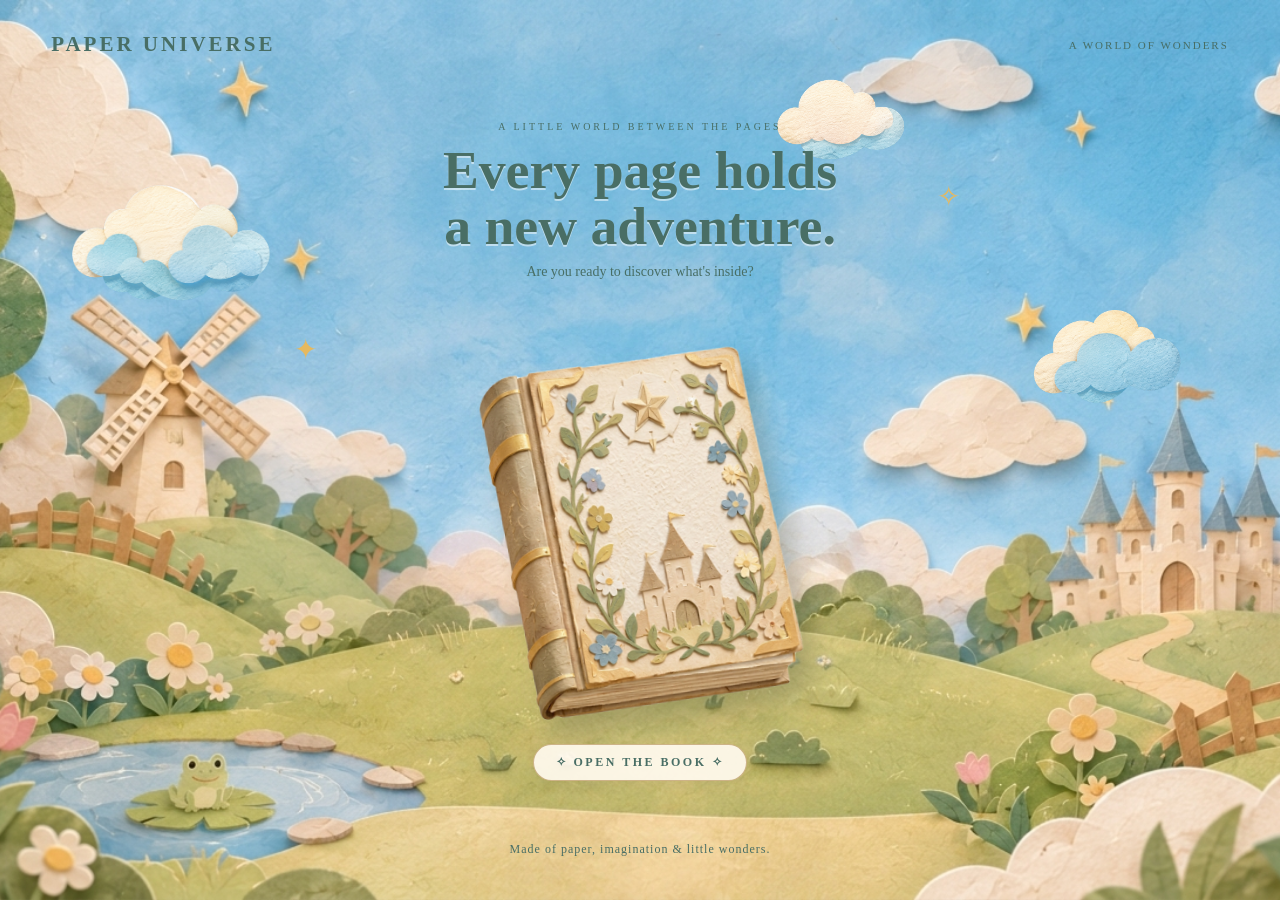
<file: index.html>
<!DOCTYPE html>
<html lang="en">
<head>
    <meta charset="UTF-8">
    <meta name="viewport" content="width=device-width, initial-scale=1.0">
    <title>Paper Universe</title>
    <link rel="stylesheet" href="css/homepage.css">
</head>

<body>
    <main class="home-screen">

        <header class="header">
            <h1>PAPER UNIVERSE</h1>
            <span>A WORLD OF WONDERS</span>
        </header>

        <section class="welcome">
            <p class="eyebrow">A LITTLE WORLD BETWEEN THE PAGES</p>
            <h2>Every page holds<br>a new adventure.</h2>
            <p>Are you ready to discover what's inside?</p>
        </section>


<section class="book-area">

    <a href="book.html"
       class="book-link"
       aria-label="Open the storybook">

        <img
            src="assets/storybook.png"
            alt="Paper Universe Storybook"
            class="closed-book"
        >

        <span class="open-hint">✧ OPEN THE BOOK ✧</span>

    </a>

</section>


        <img
            src="assets/cloud-front.png"
            class="floating-cloud cloud-one"
            alt=""
        >

        <img
            src="assets/cloud-small-01.png"
            class="floating-cloud cloud-two"
            alt=""
        >

        <img
            src="assets/cloud-small-02.png"
            class="floating-cloud cloud-three"
            alt=""
        >
        <div class="floating-star star-one">✦</div>
        <div class="floating-star star-two">✧</div>

        <footer>
            <span>Made of paper, imagination & little wonders.</span>
        </footer>

    </main>
    <script src="js/homepage.js"></script>
</body>
</html>
</file>
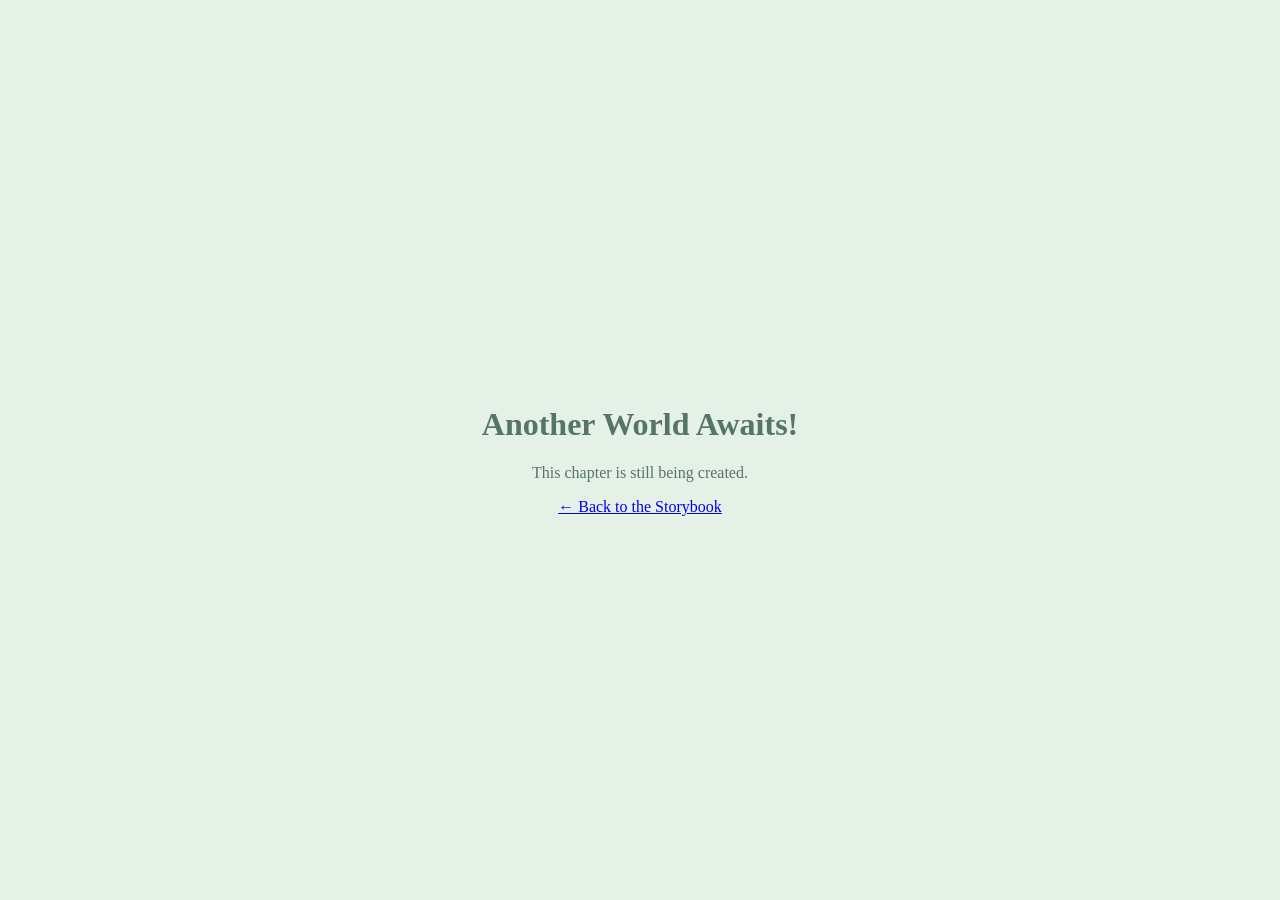
<file: chapter-02/index.html>
<!DOCTYPE html>
<html lang="en">
<head>
    <meta charset="UTF-8">
    <title>Coming Soon</title>
</head>
<body style="
    margin:0;
    min-height:100vh;
    display:grid;
    place-items:center;
    background:#e5f0e7;
    font-family:Georgia,serif;
    color:#557568;
    text-align:center;
">
    <main>
        <h1>Another World Awaits!</h1>
        <p>This chapter is still being created.</p>
        <a href="../book.html">← Back to the Storybook</a>
    </main>
</body>
</html>
</file>
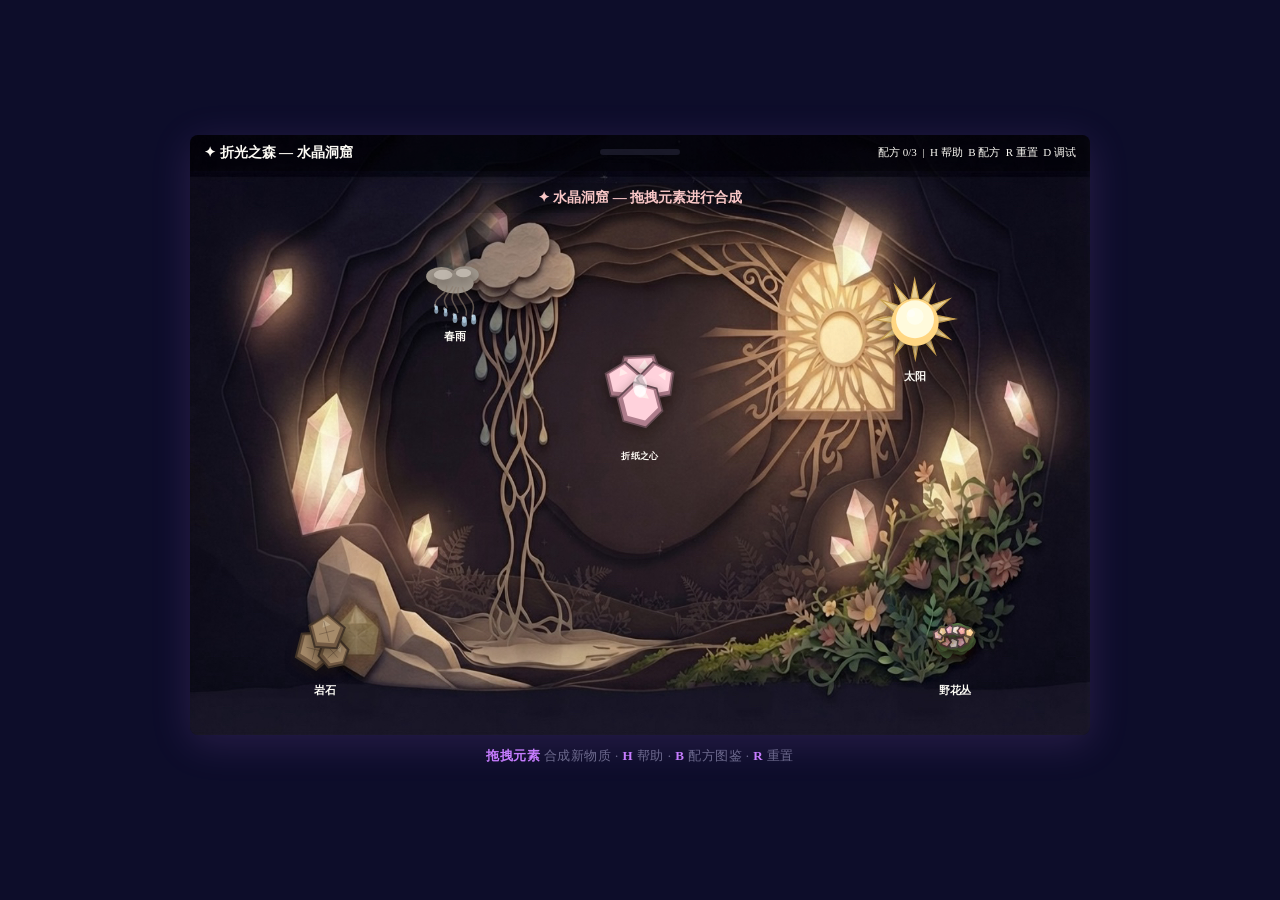
<file: modules/assets/crystal-cavern/index.html>
<!DOCTYPE html>
<html lang="zh">
<head>
  <meta charset="UTF-8">
  <meta name="viewport" content="width=device-width, initial-scale=1.0">
  <title>折光之森 — 水晶洞窟 (Scene 3)</title>
  <link rel="stylesheet" href="css/style.css?v=3">
  <script src="js/p5.min.js?v=3"></script>
</head>
<body>
  <div id="app"></div>
  <div id="err" style="position:fixed;top:0;left:0;right:0;background:#300;color:#f88;padding:8px 16px;font:13px monospace;display:none;z-index:9999;white-space:pre-wrap;"></div>
  <script>
    window.addEventListener('error', function(e) {
      var d = document.getElementById('err');
      if (d) {
        d.style.display = 'block';
        d.textContent += (d.textContent ? '\n' : '') + 'JS ERROR: ' + e.message +
          (e.filename ? ' (' + e.filename.split('/').pop() + ':' + e.lineno + ')' : '');
      }
    });
  </script>
  <footer>
    <b>拖拽元素</b> 合成新物质 ·
    <b>H</b> 帮助 ·
    <b>B</b> 配方图鉴 ·
    <b>R</b> 重置
  </footer>
  <script src="js/config.js?v=3"></script>
  <script src="js/audio.js?v=3"></script>
  <script src="js/texture.js?v=3"></script>
  <script src="js/cavern.js?v=3"></script>
  <script src="js/sketch.js?v=3"></script>
</body>
</html>
</file>
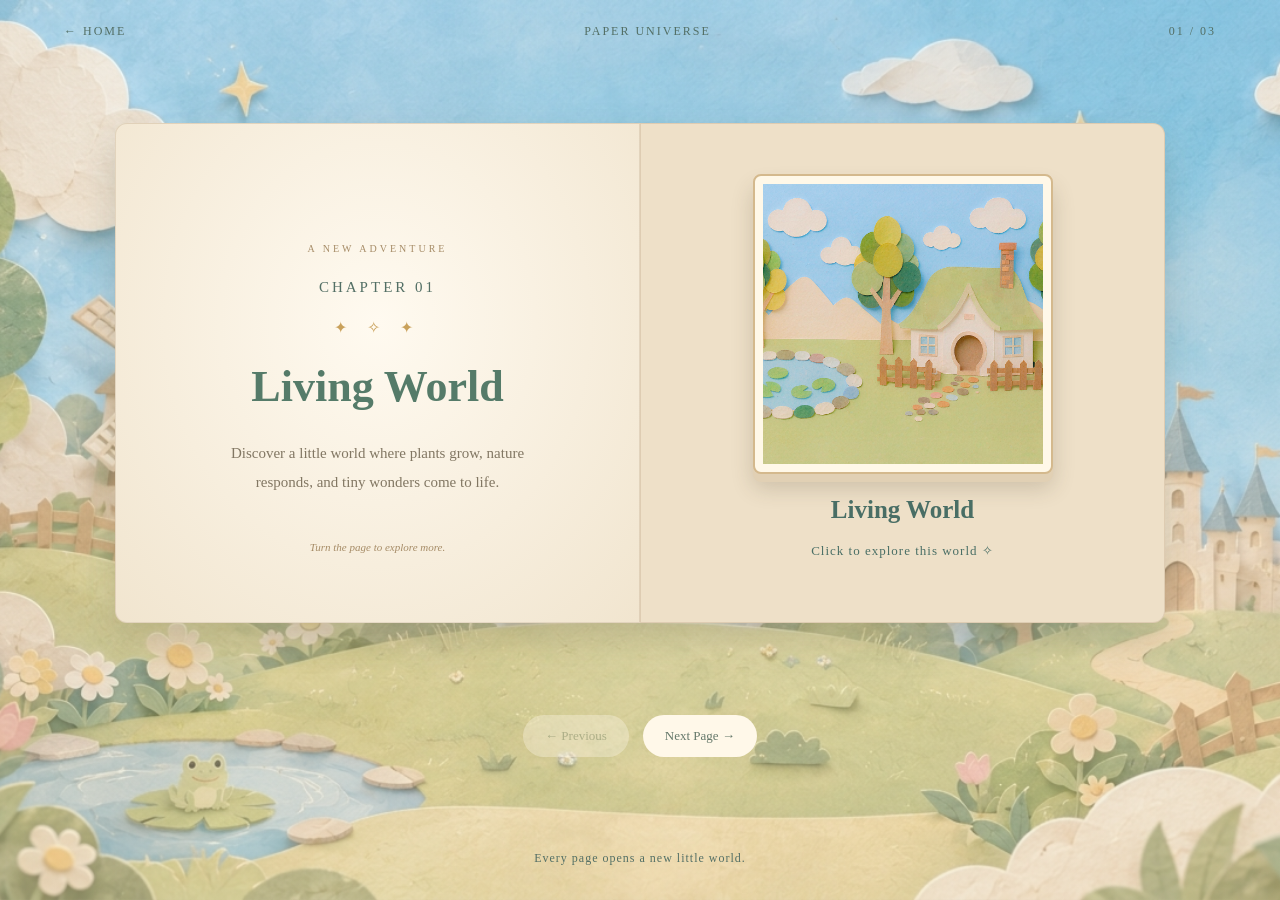
<file: book.html>
<!DOCTYPE html>
<html lang="en">
<head>
    <meta charset="UTF-8">
    <meta name="viewport" content="width=device-width, initial-scale=1.0">
    <title>Paper Universe - Chapters</title>
    <link rel="stylesheet" href="css/book.css">
</head>

<body>

    <main class="book-screen">

        <header class="book-header">
            <a href="index.html" class="home-link">← HOME</a>
            <span>PAPER UNIVERSE</span>
            <span class="page-counter" id="pageCounter">01 / 03</span>
        </header>

        <section class="book-stage">

            <div class="storybook" id="storybook">

                <!-- Left page -->
                <div class="left-page">
                    <div class="page-inner">
                        <span class="small-label">A NEW ADVENTURE</span>
                        <h1 id="chapterNumber">CHAPTER 01</h1>
                        <div class="page-divider">✦ ✧ ✦</div>
                        <h2 id="chapterTitle">Living World</h2>
                        <p id="chapterDescription">
                            Discover a little world where plants grow,
                            nature responds, and tiny wonders come to life.
                        </p>
                        <span class="page-note">Turn the page to explore more.</span>
                    </div>
                </div>

                
                
                <!-- Right page -->
                <div class="right-page">
                    <a href="living-world/index.html"
                    class="chapter-preview-link"
                    id="chapterPreviewLink">

                    <img
                        src="assets/living-world-preview.png"
                        alt="Living World Preview"
                        class="chapter-preview-image"
                        id="chapterPreviewImage"
                    >

                    <h2 id="chapterPreviewTitle">Living World</h2>
                    <p id="chapterPreviewHint">Click to explore this world ✧</p>

                </a>

            </div>



                <!-- Animated page -->
                <div class="turn-page" id="turnPage">
                    <div class="turn-front"></div>
                    <div class="turn-back"></div>
                </div>

            </div>

        </section>

        <section class="book-controls">

            <button id="prevButton" class="nav-button">
                ← Previous
            </button>

            <button id="nextButton" class="nav-button">
                Next Page →
            </button>

        </section>

        <footer class="book-footer">
            Every page opens a new little world.
        </footer>

    </main>

    <script src="js/book.js"></script>

</body>
</html>
</file>
<file: css/homepage.css>
* {
    box-sizing: border-box;
    cursor: url("../assets/elf-cursor-small.png") 48 48, auto;
}

body {
    margin: 0;
    font-family: Georgia, serif;
    color: #486E65;
}



.home-screen {
    width: 100%;
    height: 100svh;
    min-height: 600px;
    margin: 0 auto;
    padding: clamp(16px, 2vh, 28px) clamp(24px, 4vw, 60px);

    display: flex;
    flex-direction: column;
    align-items: center;
    justify-content: space-between;

    position: relative;
    overflow: hidden;

    background-image: url("../assets/landscape-bg.png");
    background-size: cover;
    background-position: center;
}

.header {
    z-index: 2;
    width: 100%;
    display: flex;
    justify-content: space-between;
    align-items: center;
}

.header h1 {
    font-size: 21px;
    letter-spacing: 3px;
}

.header span {
    font-size: 11px;
    letter-spacing: 2px;
}


.welcome {
    z-index: 2;
    text-align: center;
    margin-top: 0;
    padding: 0 15px;
}

.eyebrow {
    font-size: 10px;
    letter-spacing: 3px;
}

.welcome h2 {
    font-size: clamp(34px, 4.2vw, 54px);
    line-height: 1.05;
    margin: 10px 0;
    color: #496E65;
    text-shadow: 0 2px 0 rgba(255,255,255,.5);
}

.welcome p:last-child {
    font-size: 14px;
    margin-top: 10px;
}

/* Book */


/* Book */

.book-area {
    z-index: 2;
    perspective: 1000px;
    margin: 0 0 12px;
    transform: translateY(-35px);
}

.book-link {
    position: relative;
    display: flex;
    flex-direction: column;
    align-items: center;
    gap: 0;
    color: inherit;
    text-decoration: none;
}


.closed-book {
    display: block;
    width: clamp(250px, 27vw, 350px);
    height: auto;
    object-fit: contain;

    transform: rotate(-4deg);
    transition: transform .45s ease;

    filter: drop-shadow(
        12px 18px 14px rgba(66, 72, 45, .30)
    );
}

.book-link:hover .closed-book {
    transform: translateY(-12px) rotate(0deg) scale(1.03);
}




.open-hint {
    position: relative;
    z-index: 5;

    display: inline-block;

    font-size: 17px;
    font-weight: bold;
    letter-spacing: 3.5px;

    padding: 17px 42px;
    margin-top: -18px;

    color: #496E65;
    background: #fff8e8;

    border: 1.5px solid rgba(190, 157, 105, .75);
    border-radius: 45px;

    box-shadow:
        0 6px 0 #d9c49e,
        0 11px 20px rgba(70, 70, 40, .22);

    transition: all .3s ease;
}

.book-link:hover .open-hint {
    transform: translateY(-5px);
    box-shadow:
        0 9px 0 #d9c49e,
        0 15px 24px rgba(70, 70, 40, .25);
}


.book-pages {
    position: absolute;
    top: 8px;
    right: -14px;
    width: 96%;
    height: 98%;
    background: repeating-linear-gradient(
        to right,
        #f8edda 0px,
        #f8edda 3px,
        #e5d5bd 4px,
        #f8edda 6px
    );
    border-radius: 4px 13px 13px 4px;
    transform: skewY(2deg);
}

.book-cover {
    position: absolute;
    inset: 0;
    border-radius: 8px 14px 14px 8px;
    border: 5px solid #c5a47c;
    background:
        radial-gradient(ellipse at 50% 30%,
            rgba(255,255,255,.65),
            transparent 55%),
        #e9d8b9;
    box-shadow:
        inset 7px 0 10px rgba(111, 77, 48, .16),
        inset -4px 0 5px rgba(255,255,255,.4);
    display: flex;
    flex-direction: column;
    align-items: center;
    justify-content: center;
    text-align: center;
}

.cover-title {
    padding: 20px;
}

.cover-title span,
.cover-title small {
    display: block;
    letter-spacing: 3px;
    font-size: 10px;
}

.cover-title strong {
    display: block;
    font-size: clamp(28px, 4vw, 42px);
    line-height: 1.15;
    margin: 17px 0;
    color: #54756a;
}

.cover-decoration,
.cover-flower {
    color: #c99546;
    font-size: 28px;
}

.cover-flower {
    position: absolute;
    bottom: 22px;
}

.open-hint {
    font-size: 12px;
    letter-spacing: 2.5px;
    padding: 10px 22px;
    background: rgba(255, 250, 238, .92);
    border-radius: 30px;
    box-shadow: 0 4px 12px rgba(80, 80, 50, .12);
    transition: transform .3s;
}

.book-link:hover .open-hint {
    transform: translateY(-3px);
}

/* Floating decorations */


/* Floating paper clouds */

.floating-cloud {
    position: absolute;
    z-index: 1;

    height: auto;
    object-fit: contain;

    pointer-events: none;
    animation: cloudFloat 9s ease-in-out infinite alternate;
}

.cloud-one {
    width: clamp(130px, 17vw, 230px);
    top: 20%;
    left: 5%;
    animation-duration: 11s;
}

.cloud-two {
    width: clamp(110px, 13vw, 180px);
    top: 29%;
    right: 7%;
    animation-duration: 9s;
    animation-delay: -3s;
}

.cloud-three {
    width: clamp(100px, 12vw, 160px);
    top: 7%;
    right: 28%;
    animation-duration: 13s;
    animation-delay: -5s;
}

@keyframes cloudFloat {
    0% {
        transform: translateX(-12px);
    }

    100% {
        transform: translateX(22px);
    }
}


.floating-star {
    position: absolute;
    color: #e6b95f;
    font-size: 28px;
    pointer-events: none;
    animation: twinkle 3s ease-in-out infinite;
}

.star-one {
    top: 37%;
    left: 23%;
}

.star-two {
    top: 20%;
    right: 25%;
    animation-delay: 1s;
}

@keyframes twinkle {
    0%, 100% { opacity: .5; transform: scale(.8); }
    50% { opacity: 1; transform: scale(1.2); }
}

footer {
    position: relative;
    z-index: 2;

    font-size: 12px;
    letter-spacing: 1px;
    text-align: center;

    transform: translateY(-25px);
}

@media (max-width: 600px) {
    .header span {
        display: none;
    }

    .welcome h2 {
        font-size: 36px;
    }
}

@media (prefers-reduced-motion: reduce) {
    *, *::before, *::after {
        animation-duration: .01ms !important;
        transition-duration: .01ms !important;
    }
}


/* Short desktop screens */
@media (max-height: 750px) and (min-width: 601px) {
    .welcome h2 {
        font-size: clamp(32px, 3.6vw, 46px);
        margin: 6px 0;
    }

    .welcome p:last-child {
        font-size: 13px;
    }

    .closed-book {
        width: clamp(180px, 18vw, 235px);
        height: clamp(230px, 24vw, 295px);
    }

    .book-area {
        margin: 0 0 5px;
    }

    .book-link {
        gap: 12px;
    }
}

/* Smaller screens */
@media (max-width: 600px) {
    .header span {
        display: none;
    }

    .welcome h2 {
        font-size: 36px;
    }

    .closed-book {
        width: 210px;
        height: 270px;
    }
}
</file>
<file: modules/assets/crystal-cavern/css/style.css>
:root {
  --paper:        #FDFBF5;
  --paper-deep:   #E8E0D0;
  --ink:          #3D3833;
  --ink-soft:     #7A7268;
  --accent:       #C77DFF;
  --accent-warm:  #FFB84D;
  --shadow:       rgba(0, 0, 0, 0.07);
}

* {
  margin: 0;
  padding: 0;
  box-sizing: border-box;
}

body {
  background: #0d0d2a;
  display: flex;
  flex-direction: column;
  align-items: center;
  justify-content: center;
  min-height: 100vh;
  font-family: Georgia, 'Times New Roman', serif;
  overflow: hidden;
}

#app {
  position: relative;
}

canvas {
  display: block;
  border-radius: 8px;
  box-shadow: 0 8px 40px rgba(199, 125, 255, 0.15);
}

footer {
  margin-top: 12px;
  color: #6a6a8a;
  font-size: 13px;
  letter-spacing: 0.5px;
}

footer b {
  color: #C77DFF;
  font-weight: 600;
}
</file>
<file: css/book.css>
* {
    box-sizing: border-box;
    cursor: url("../assets/elf-cursor-small.png") 48 48, auto;
}

body {
    margin: 0;
    font-family: Georgia, serif;
    color: #536f65;
    background: #dcecf0;
}

.book-screen {
    min-height: 100vh;
    padding: 24px 5vw;
    display: flex;
    flex-direction: column;
    align-items: center;
    justify-content: space-between;
    background:
        linear-gradient(rgba(221, 239, 241, .3), rgba(232, 228, 203, .4)),
        url("../assets/landscape-bg.png") center / cover fixed;
}

.book-header {
    width: 100%;
    display: flex;
    justify-content: space-between;
    align-items: center;
    font-size: 12px;
    letter-spacing: 2px;
}

.home-link {
    color: inherit;
    text-decoration: none;
}

.home-link:hover {
    text-decoration: underline;
}

.page-counter {
    font-variant-numeric: tabular-nums;
}

/* Book stage */

.book-stage {
    width: min(100%, 1050px);
    perspective: 1800px;
    margin: 20px auto;
}

.storybook {
    position: relative;
    display: grid;
    grid-template-columns: 1fr 1fr;
    height: 500px;
    filter: drop-shadow(0 18px 18px rgba(72, 77, 55, .2));
}

.left-page,
.right-page {
    position: relative;
    min-width: 0;
    overflow: hidden;
    background: #f7efdf;
    border: 1px solid rgba(155, 127, 89, .2);
}

.left-page {
    border-radius: 12px 0 0 12px;
    background:
        radial-gradient(ellipse at 50% 40%, #fffaf0, #f1e5cf);
    padding: clamp(25px, 5vw, 65px);
}

.right-page {
    position: relative;
    height: 100%;
    min-width: 0;
    overflow: hidden;
    border-radius: 0 12px 12px 0;
    padding: 14px;
    background: #eee0c8;
    display: flex;
    align-items: center;
    justify-content: center;
}

.page-inner {
    height: 100%;
    min-height: 420px;
    display: flex;
    flex-direction: column;
    justify-content: center;
    align-items: center;
    text-align: center;
}

.small-label {
    font-size: 10px;
    letter-spacing: 3px;
    color: #a68c67;
}

.page-inner h1 {
    font-size: 15px;
    letter-spacing: 3px;
    font-weight: normal;
    margin: 25px 0 10px;
}

.page-divider {
    color: #c9a15b;
    letter-spacing: 8px;
    margin: 12px 0;
}

.page-inner h2 {
    font-size: clamp(28px, 4vw, 44px);
    color: #557b69;
    margin: 12px 0;
}

.page-inner p {
    max-width: 330px;
    font-size: 15px;
    line-height: 1.9;
    color: #827763;
}

.page-note {
    margin-top: 30px;
    font-size: 11px;
    font-style: italic;
    color: #a68c67;
}

/* Pop-up paper scene */

.scene {
    height: 100%;
    min-height: 440px;
    position: relative;
    overflow: hidden;
    border-radius: 5px;
    background: linear-gradient(#a9d7e9 0 55%, #b6cc91 55% 100%);
    box-shadow: inset 0 0 0 5px rgba(255,255,255,.35);
}

.scene-sun {
    position: absolute;
    top: 9%;
    right: 13%;
    width: 70px;
    height: 70px;
    border-radius: 50%;
    background: #f5d36d;
    box-shadow: 0 5px 0 rgba(192, 146, 58, .15);
}

.scene-cloud {
    position: absolute;
    width: 100px;
    height: 35px;
    border-radius: 50px;
    background: #fff3e5;
    box-shadow:
        20px -18px 0 2px #fff3e5,
        48px -3px 0 -2px #fff3e5;
}

.cloud-a {
    top: 20%;
    left: 10%;
}

.cloud-b {
    top: 36%;
    right: 7%;
    transform: scale(.65);
}

.scene-hill {
    position: absolute;
    bottom: -15%;
    width: 130%;
    height: 45%;
    border-radius: 50% 50% 0 0;
}

.hill-back {
    left: -30%;
    background: #a5c47f;
    bottom: 0;
}

.hill-front {
    right: -35%;
    background: #83a968;
    bottom: -17%;
}

.scene-tree {
    position: absolute;
    bottom: 21%;
    font-size: clamp(65px, 10vw, 110px);
    filter: drop-shadow(4px 6px 2px rgba(70, 80, 50, .15));
}

.tree-a {
    left: 9%;
}

.tree-b {
    right: 10%;
    font-size: clamp(60px, 8vw, 90px);
}

.scene-flower {
    position: absolute;
    bottom: 20%;
    left: 48%;
    font-size: 55px;
    color: #f6e4a6;
    text-shadow: 2px 4px 0 rgba(126, 148, 88, .2);
}

.scene-caption {
    position: absolute;
    bottom: 7%;
    left: 0;
    right: 0;
    z-index: 2;
    text-align: center;
    color: #fffaf0;
    text-shadow: 0 2px 5px rgba(40, 60, 40, .45);
    font-size: 14px;
    letter-spacing: 1px;
}

/* Turning sheet */

.turn-page {
    position: absolute;
    z-index: 5;
    top: 0;
    bottom: 0;
    left: 50%;
    width: 50%;
    visibility: hidden;
    transform-origin: left center;
    transform-style: preserve-3d;
    pointer-events: none;
}

.turn-front,
.turn-back {
    position: absolute;
    inset: 0;
    backface-visibility: hidden;
    background:
        linear-gradient(90deg, #e8d8bd, #fff8e9 15%, #f3e7d3);
    border: 1px solid rgba(155, 127, 89, .2);
}

.turn-front {
    border-radius: 0 12px 12px 0;
}

.turn-back {
    transform: rotateY(180deg);
    border-radius: 12px 0 0 12px;
    background: linear-gradient(90deg, #f5ead7, #e5d4b8);
}

.storybook.is-turning-next .turn-page {
    visibility: visible;
    animation: turnNext .75s ease-in-out forwards;
}

.storybook.is-turning-prev .turn-page {
    visibility: visible;
    transform-origin: right center;
    left: 0;
    animation: turnPrev .75s ease-in-out forwards;
}

@keyframes turnNext {
    from { transform: rotateY(0deg); }
    to { transform: rotateY(-180deg); }
}

@keyframes turnPrev {
    from { transform: rotateY(0deg); }
    to { transform: rotateY(180deg); }
}

/* Controls */

.book-controls {
    width: min(100%, 700px);
    display: flex;
    justify-content: center;
    align-items: center;
    gap: 14px;
    flex-wrap: wrap;
    margin: 8px 0 20px;
}

.book-controls button {
    border: 0;
    border-radius: 30px;
    padding: 13px 22px;
    font-family: inherit;
    font-size: 13px;
    cursor: pointer;
    transition: transform .2s, box-shadow .2s;
}

.book-controls button:hover:not(:disabled) {
    transform: translateY(-3px);
    box-shadow: 0 5px 12px rgba(80, 80, 50, .15);
}

.book-controls button:disabled {
    opacity: .35;
    cursor: not-allowed;
}

.nav-button {
    background: #fff8e9;
    color: #65786a;
}

.enter-button {
    background: #6d9275;
    color: white;
    letter-spacing: 1px;
}

.book-footer {
    font-size: 12px;
    letter-spacing: 1px;
    text-align: center;
    padding: 10px;
}

@media (max-width: 650px) {
    .book-screen {
        padding: 18px 4vw;
    }

    .storybook {
        min-height: 580px;
        grid-template-columns: 1fr;
    }

    .left-page {
        border-radius: 12px 12px 0 0;
        padding: 25px;
    }

    .page-inner {
        min-height: 270px;
    }

    .right-page {
        border-radius: 0 0 12px 12px;
    }

    .scene {
        min-height: 300px;
    }

    .turn-page {
        display: none;
    }
}

@media (prefers-reduced-motion: reduce) {
    .storybook.is-turning-next .turn-page,
    .storybook.is-turning-prev .turn-page {
        animation-duration: .01ms;
    }
}


/* Chapter Preview */

.chapter-preview-link {
    display: flex;
    flex-direction: column;
    align-items: center;
    justify-content: center;

    width: 100%;
    height: 100%;

    color: #496E65;
    text-decoration: none;
    text-align: center;

    transition: transform .35s ease;
}

.chapter-preview-image {
    width: min(75%, 300px);
    aspect-ratio: 1 / 1;
    object-fit: cover;
    display: block;
    visibility: visible;
    opacity: 1;

    padding: 8px;
    background: #fff8e8;
    border: 2px solid #d4b98d;
    border-radius: 8px;

    box-shadow:
        0 8px 0 #e1d0b4,
        0 14px 22px rgba(70, 60, 40, .2);

    transition: transform .35s ease,
                box-shadow .35s ease;
}

.chapter-preview-link:hover {
    transform: translateY(-6px);
}

.chapter-preview-link:hover .chapter-preview-image {
    transform: scale(1.04) rotate(1deg);
    box-shadow:
        0 10px 0 #e1d0b4,
        0 18px 26px rgba(70, 60, 40, .25);
}

.chapter-preview-link h2 {
    margin: 22px 0 6px;
    font-size: 25px;
}

.chapter-preview-link p {
    font-size: 13px;
    letter-spacing: 1px;
}
</file>
